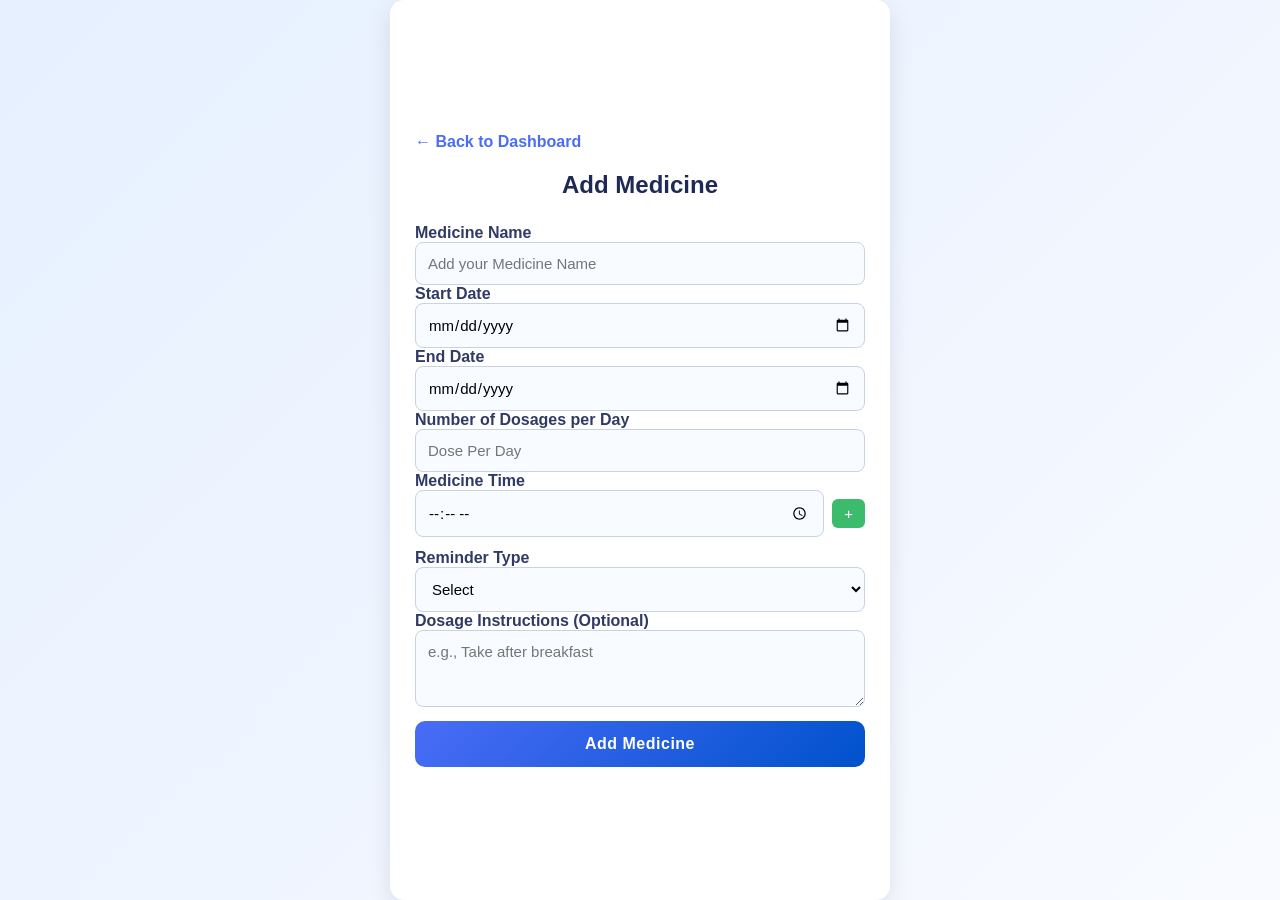
<file: AddMedicine.html>
<!doctype html>
<html lang="en">
  <head>
    <meta charset="UTF-8" />
    <title>Add Medicine - HealSync</title>
    <link rel="stylesheet" href="css/styles.css" />
  </head>
  <body class="add-medicine-page">
    <div class="container">
      <a href="dashboard" class="back-link">← Back to Dashboard</a>
      <h2>Add Medicine</h2>
      <form action="AddMedicine" method="post">
        <label for="medicineName">Medicine Name</label>
        <input
          type="text"
          id="medicineName"
          name="medicineName"
          placeholder="Add your Medicine Name"
        />

        <label for="startDate">Start Date</label>
        <input type="date" id="startDate" name="startDate" required />

        <label for="endDate">End Date</label>
        <input type="date" id="endDate" name="endDate" required />

        <label for="dosageCount">Number of Dosages per Day</label>
        <input
          type="number"
          id="dosageCount"
          name="dosageCount"
          placeholder="Dose Per Day"
          min="1"
          max="6"
          required
        />

        <label>Medicine Time</label>
        <div id="timeFields">
          <div class="time-field">
            <input type="time" name="time[]" required />
            <button type="button" class="add-btn" onclick="addTimeField()">
              +
            </button>
          </div>
        </div>

        <label for="reminderType">Reminder Type</label>
        <select id="reminderType" name="reminderType" required>
          <option value="">Select</option>
          <option value="Notification">Notification</option>
        </select>

        <label for="dosageInstructions">Dosage Instructions (Optional)</label>
        <textarea
          id="dosageInstructions"
          name="dosageInstructions"
          rows="3"
          placeholder="e.g., Take after breakfast"
        ></textarea>

        <button type="submit">Add Medicine</button>
      </form>
    </div>

    <script>
      // ✅ Add time field function with max limit
      function addTimeField() {
        const container = document.getElementById("timeFields");
        const existingFields = container.querySelectorAll(
          'input[name="time[]"]',
        ).length;

        if (existingFields >= 6) {
          alert("Maximum 6 time slots allowed.");
          return;
        }

        const div = document.createElement("div");
        div.className = "time-field";
        div.innerHTML = `<input type="time" name="time[]" required>
                     <button type="button" class="remove-btn" onclick="removeTimeField(this)">&#10006;</button>`;
        container.appendChild(div);
      }

      function removeTimeField(button) {
        button.parentNode.remove();
      }

      // ✅ Generate time slots automatically based on dosage count
      document
        .getElementById("dosageCount")
        .addEventListener("input", function () {
          let count = parseInt(this.value) || 0;

          if (count > 6) {
            count = 6;
            this.value = 6;
            alert("Maximum allowed dosage count is 6.");
          }

          const container = document.getElementById("timeFields");
          container.innerHTML = ""; // clear old fields

          for (let i = 1; i < count; i++) {
            const div = document.createElement("div");
            div.className = "time-field";
            div.innerHTML = `<input type="time" name="time[]" required>
                       <button type="button" class="remove-btn" onclick="removeTimeField(this)">&#10006;</button>`;
            container.appendChild(div);
          }

          // ✅ Always include one "Add" button at the end
          const addDiv = document.createElement("div");
          addDiv.className = "time-field";
          addDiv.innerHTML = `<input type="time" name="time[]" required>
                        <button type="button" class="add-btn" onclick="addTimeField()">+</button>`;
          container.appendChild(addDiv);
        });
      // ✅ Date validations (unchanged)
      const today = new Date();
      const yyyy = today.getFullYear();
      const mm = String(today.getMonth() + 1).padStart(2, "0");
      const dd = String(today.getDate()).padStart(2, "0");
      const formattedToday = `${yyyy}-${mm}-${dd}`;

      const startDateInput = document.getElementById("startDate");
      const endDateInput = document.getElementById("endDate");

      startDateInput.setAttribute("min", formattedToday);
      endDateInput.setAttribute("min", formattedToday);

      document
        .querySelector("form")
        .addEventListener("submit", function (event) {
          const startDate = startDateInput.value;
          const endDate = endDateInput.value;

          if (startDate < formattedToday) {
            alert("Start Date cannot be before today.");
            startDateInput.focus();
            event.preventDefault();
            return;
          }

          if (endDate < startDate) {
            alert("End Date cannot be before Start Date.");
            endDateInput.focus();
            event.preventDefault();
            return;
          }
        });
    </script>
  </body>
</html>
</file>
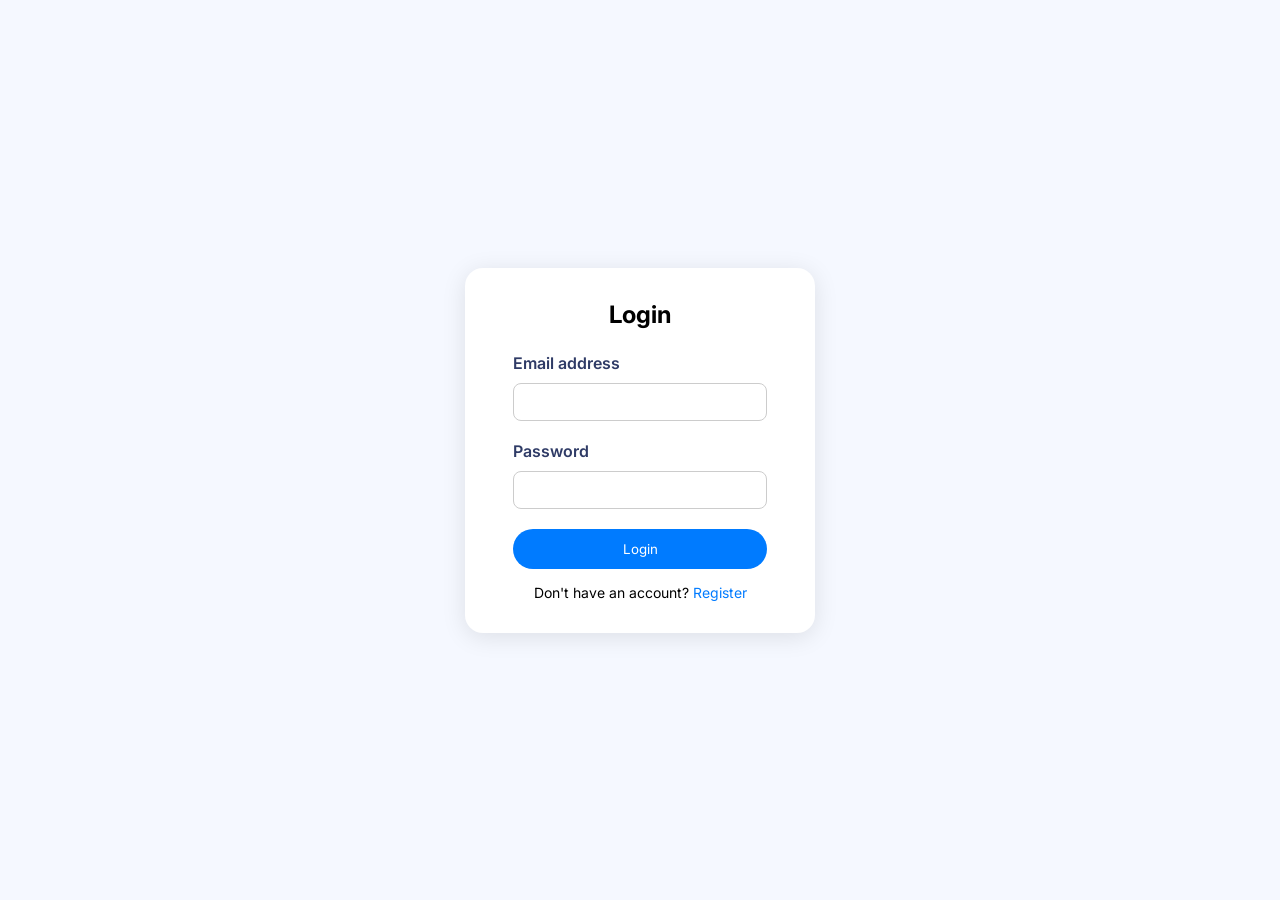
<file: login.html>
<!doctype html>
<html lang="en">
  <head>
    <meta charset="UTF-8" />
    <meta name="viewport" content="width=device-width, initial-scale=1.0" />
    <title>Login - HealSync</title>
    <link
      href="https://fonts.googleapis.com/css2?family=Inter:wght@500;600&display=swap"
      rel="stylesheet"
    />
    <link rel="stylesheet" href="css/styles.css" />
  </head>
  <body class="login-page">
    <div class="container">
      <h2>Login</h2>
      <form action="login" method="post">
        <label>Email address</label>
        <input type="email" name="email" required />

        <label>Password</label>
        <input type="password" name="password" required />

        <button class="btn" type="submit">Login</button>

        <div class="footer">
          Don't have an account? <a href="register.html">Register</a>
        </div>
      </form>
    </div>
  </body>
</html>
</file>
<file: css/styles.css>
/* ==========================================
   HEALSYNC - Main Stylesheet
   Organized & Cleaned for Easy Maintenance
   ========================================== */

/* ========== RESET & GLOBAL ========== */
* {
  margin: 0;
  padding: 0;
  box-sizing: border-box;
  font-family: "Inter", sans-serif;
  transition: all 0.2s ease-in-out;
}

/* ========== HTML & BODY ========== */
html,
body {
  height: 100%;
  margin: 0;
  padding: 0;
}

body {
  background: #f5f7fa;
  min-height: 100vh;
  display: flex;
  flex-direction: column;
}

main {
  flex: 1;
}

footer {
  margin-top: auto;
}

/* ========== HEADER ========== */
header {
  background: white;
  color: black;
  text-align: center;
  padding: 0.75rem;
}

header img {
  width: 200px;
  height: auto;
}

header p {
  margin-top: 0;
  margin-bottom: 10px;
}

/* ========== PAGE-SPECIFIC BACKGROUNDS & LAYOUTS ========== */
/* Register page watermark */
body.register-page::before {
  content: "";
  position: fixed;
  top: 0;
  left: 0;
  width: 100%;
  height: 100%;
  background-image: url("images/healsync_logo.png");
  background-repeat: no-repeat;
  background-position: center;
  background-size: 300px;
  opacity: 0.05;
  z-index: 0;
  pointer-events: none;
}

body.register-page {
  background-color: #f5f7fa;
  position: relative;
}

/* Login page layout */
body.login-page {
  background: #f5f8ff;
  display: flex;
  align-items: center;
  justify-content: center;
  height: 100vh;
}

/* Add Medicine page layout */
body.add-medicine-page {
  font-family: "Poppins", "Segoe UI", sans-serif;
  background: linear-gradient(135deg, #e6f0ff, #f8faff);
  margin: 0;
  padding: 0;
  display: flex;
  justify-content: center;
  align-items: center;
  min-height: 100vh;
  overflow: hidden;
}

/* Dose History page layout */
body.dosehistory-page {
  font-family: "Poppins", sans-serif;
  background: #f5f7fa;
  margin: 0;
  padding: 40px 20px;
}

/* My Medicines page layout */
body.my-medicines-page {
  font-family: Arial;
  background: #f9f9f9;
  padding: 20px;
}

/* Dashboard layout */
body.dashboard-page {
  display: flex;
  height: 100vh;
  background: #f5f7fa;
}

body.dashboard-page .container {
  all: unset;
  width: auto;
  background: auto;
  padding: auto;
  border-radius: auto;
  box-shadow: none;
  margin-top: auto;
}

/* ========== CONTAINERS ========== */
.container {
  background: white;
  padding: 2rem 3rem;
  border-radius: 18px;
  box-shadow: 0 4px 24px rgba(0, 0, 0, 0.1);
  width: 350px;
}

body.add-medicine-page .container {
  width: 90%;
  max-width: 500px;
  background: #ffffff;
  margin: 0;
  height: 100vh;
  padding: 30px 25px;
  border-radius: 14px;
  box-shadow: 0 8px 25px rgba(0, 0, 0, 0.1);
  animation: fadeIn 0.5s ease-in-out;
  display: flex;
  flex-direction: column;
  justify-content: center;
}

/* Register form styling */
.register-form {
  position: relative;
  z-index: 1;
  max-width: 400px;
  margin: 60px auto;
  background: #fff;
  padding: 30px;
  border-radius: 16px;
  box-shadow: 0 4px 12px rgba(0, 0, 0, 0.1);
}

/* ========== HEADINGS ========== */
h2 {
  text-align: center;
  margin-bottom: 10px;
}

.container h2 {
  text-align: center;
  margin-bottom: 1.5rem;
}

body.add-medicine-page h2 {
  text-align: center;
  color: #1e2a55;
  margin-bottom: 25px;
  font-weight: 600;
}

.form-title {
  font-size: 24px;
  font-weight: bold;
  text-align: center;
  margin-bottom: 20px;
}

.main .header {
  font-size: 24px;
  font-weight: 600;
  margin-bottom: 30px;
}

/* ========== SIDEBAR & NAVIGATION ========== */
.sidebar {
  width: 250px;
  background: #313a46;
  color: #fff;
  display: flex;
  flex-direction: column;
  padding: 20px;
  position: fixed;
  height: 100vh;
}

.logo {
  font-size: 24px;
  font-weight: bold;
  margin-bottom: 40px;
  display: flex;
  align-items: center;
  gap: 10px;
}

.logo svg {
  width: 28px;
  height: 28px;
}

.nav {
  display: flex;
  flex-direction: column;
}

.nav a {
  color: #ddd;
  text-decoration: none;
  padding: 10px 0;
  transition: 0.3s;
  display: block;
}

.nav a:hover {
  color: #00c6ad;
}

/* ========== MAIN CONTENT AREA ========== */
.main {
  flex: 1;
  padding: 30px;
  margin-left: 250px;
}

/* ========== FORMS & INPUTS ========== */
label {
  display: block;
  margin: 12px 0 6px;
  font-weight: 600;
  color: #2f3b66;
}

.container label {
  margin: 0;
}

.form-label {
  font-weight: 500;
}

.container input[type="email"],
.container input[type="password"] {
  width: 100%;
  padding: 10px;
  margin: 10px 0 20px;
  border: 1px solid #ccc;
  border-radius: 8px;
  outline: none;
  transition: 0.3s ease;
}

input[type="email"]:focus,
input[type="password"]:focus {
  border-color: #007bff;
}

/* Add Medicine inputs */
body.add-medicine-page input,
body.add-medicine-page select,
body.add-medicine-page textarea {
  width: 100%;
  padding: 12px;
  border-radius: 8px;
  border: 1px solid #c9d3e0;
  background: #f8fbff;
  outline: none;
  font-size: 15px;
}

body.add-medicine-page input:focus,
body.add-medicine-page select:focus,
body.add-medicine-page textarea:focus {
  border-color: #4a6cf7;
  background: #ffffff;
  box-shadow: 0 0 5px rgba(74, 108, 247, 0.2);
}

/* My medicines table */
table {
  width: 100%;
  border-collapse: collapse;
  margin-top: 20px;
}

table th,
table td {
  padding: 12px;
  border: 1px solid #ccc;
  text-align: center;
}

table th {
  background-color: #4caf50;
  color: white;
}

/* Time field layout */
.time-field {
  display: flex;
  align-items: center;
  margin-bottom: 12px;
}

.time-field input[type="time"] {
  flex: 1;
  background: #f8fbff;
}

/* Form controls for Bootstrap integration */
.form-control {
  border-radius: 10px;
}

.form-control:focus {
  box-shadow: 0 0 0 0.2rem rgba(13, 110, 253, 0.25);
}

.mb-3 {
  font-weight: 500;
}

/* ========== BUTTONS & INTERACTIVE ELEMENTS ========== */
button {
  font-family: inherit;
  cursor: pointer;
}

.btn {
  display: inline-block;
  width: auto;
  background: #007bff;
  color: white;
  border: none;
  padding: 12px 20px;
  border-radius: 24px;
  cursor: pointer;
}

.container .btn {
  width: 100%;
}

.btn:hover {
  background: #0056d2;
}

/* Submit button styling */
body.add-medicine-page button[type="submit"] {
  background: linear-gradient(135deg, #4a6cf7, #0052cc);
  color: white;
  padding: 14px;
  width: 100%;
  border: none;
  border-radius: 10px;
  font-weight: 600;
  font-size: 16px;
  cursor: pointer;
  margin-top: 10px;
  letter-spacing: 0.5px;
}

body.add-medicine-page button[type="submit"]:hover {
  transform: translateY(-1px);
  box-shadow: 0 4px 15px rgba(74, 108, 247, 0.3);
}

/* Add/Remove buttons */
.add-btn,
.remove-btn {
  border: none;
  padding: 6px 12px;
  font-size: 15px;
  border-radius: 6px;
  cursor: pointer;
  margin-left: 8px;
  font-weight: 500;
  transition: 0.2s;
}

.add-btn {
  background-color: #3dbb6d;
  color: #fff;
}

.add-btn:hover {
  background-color: #35a35e;
  transform: scale(1.05);
}

.remove-btn {
  background-color: #ff4d4f;
  color: white;
}

.remove-btn:hover {
  background-color: #d9363e;
  transform: scale(1.05);
}

/* Dashboard buttons */
.btn-taken {
  background: #28a745;
  color: #fff;
  padding: 8px 14px;
  border: none;
  border-radius: 6px;
  cursor: pointer;
  font-size: 15px;
  margin-left: 10px;
}

.btn-skip {
  background: #dc3545;
  color: #fff;
  padding: 8px 14px;
  border: none;
  border-radius: 6px;
  cursor: pointer;
  font-size: 15px;
  margin-left: 10px;
}

/* Custom buttons */
.btn-custom {
  display: inline-block;
  padding: 10px 18px;
  background: #0078ff;
  color: white;
  border-radius: 8px;
  text-decoration: none;
  font-weight: 500;
}

.btn-custom:hover {
  background: #005fcc;
}

/* Back links */
.back-link {
  display: inline-block;
  margin-bottom: 20px;
  color: #4a6cf7;
  text-decoration: none;
  font-weight: 600;
  transition: color 0.3s ease;
}

.back-link:hover {
  color: #003d99;
  text-decoration: underline;
}

.back-btn {
  display: block;
  text-align: center;
  margin: 30px auto;
  width: fit-content;
  padding: 10px 20px;
  background: #0078ff;
  color: white;
  border-radius: 8px;
  text-decoration: none;
  font-weight: 500;
}

.back-btn:hover {
  background: #005fcc;
}

/* Footer styling */
.footer {
  margin-top: 15px;
  text-align: center;
  font-size: 14px;
}

.footer a {
  color: #007bff;
  text-decoration: none;
}

.footer a:hover {
  text-decoration: underline;
}

/* ========== CARDS & GRID ========== */
.card {
  background: #ffffff;
  border-radius: 16px;
  box-shadow: 0 4px 12px rgba(0, 0, 0, 0.1);
  padding: 20px;
  text-align: center;
  transition: all 0.3s ease;
}

.card:hover {
  transform: translateY(-5px);
}

.cards {
  display: grid;
  grid-template-columns: repeat(auto-fit, minmax(250px, 1fr));
  gap: 20px;
}

.card h3 {
  margin-bottom: 10px;
  font-size: 18px;
  color: #333;
}

.card p {
  color: #555;
  font-size: 14px;
}

.card-link {
  text-decoration: none;
  color: inherit;
  display: block;
}

.card-link:hover .card {
  transform: translateY(-5px);
  box-shadow: 0 10px 20px rgba(0, 0, 0, 0.15);
}

/* Dose history cards */
.dose-container {
  max-width: 900px;
  margin: auto;
  display: grid;
  grid-template-columns: repeat(auto-fill, minmax(250px, 1fr));
  gap: 20px;
}

.dose-card {
  background: white;
  padding: 20px;
  border-radius: 12px;
  box-shadow: 0 4px 12px rgba(0, 0, 0, 0.1);
  transition: transform 0.2s;
}

.dose-card:hover {
  transform: translateY(-5px);
}

.dose-name {
  font-weight: 600;
  font-size: 1.1rem;
  margin-bottom: 8px;
}

.dose-info {
  font-size: 0.95rem;
  margin-bottom: 4px;
}

/* ========== MEDICINE REMINDERS & LISTS ========== */
.medicine-reminders {
  margin-top: 40px;
  background: #fff;
  padding: 20px;
  border-radius: 12px;
  box-shadow: 0 4px 10px rgba(0, 0, 0, 0.06);
}

.medicine-reminders h3 {
  margin-bottom: 10px;
  font-size: 18px;
}

#medicine-list {
  list-style: none;
  padding: 0;
  margin: 0;
}

#medicine-list li {
  margin-bottom: 6px;
  font-size: 15px;
}

.missed-doses {
  margin-top: 40px;
  background: #fff;
  padding: 20px;
  border-radius: 12px;
  box-shadow: 0 4px 10px rgba(0, 0, 0, 0.06);
}

.missed-doses h3 {
  margin-bottom: 10px;
  font-size: 18px;
  color: #c00;
}

.missed-doses ul {
  list-style: none;
  padding: 0;
  margin: 0;
}

.missed-doses li {
  margin-bottom: 6px;
  font-size: 15px;
}

/* ========== STATUS STYLING ========== */
.status-taken {
  color: green;
  font-weight: bold;
}

.status-skipped {
  color: red;
  font-weight: bold;
}

.status-missed {
  color: rgb(26, 33, 230);
  font-weight: bold;
}

.status {
  font-weight: 600;
  padding: 4px 8px;
  border-radius: 6px;
  display: inline-block;
  color: white;
}

.status.taken {
  background: #2ecc71;
}

.status.missed {
  background: #e74c3c;
}

.status.skipped {
  background: #f39c12;
}

/* ========== ANIMATIONS ========== */
@keyframes fadeIn {
  from {
    opacity: 0;
    transform: translateY(10px);
  }
  to {
    opacity: 1;
    transform: translateY(0);
  }
}

/* ========== RESPONSIVE DESIGN ========== */
@media (max-width: 500px) {
  body.my-medicines-page {
    padding: 20px 10px;
  }

  .dose-container {
    grid-template-columns: 1fr;
  }

  body.dosehistory-page {
    padding: 20px 10px;
  }
}

@media (max-width: 480px) {
  body.add-medicine-page .container {
    margin: 30px 10px;
    padding: 25px 20px;
  }

  body.add-medicine-page h2 {
    font-size: 20px;
  }

  body.add-medicine-page button[type="submit"] {
    font-size: 15px;
    padding: 12px;
  }
}
</file>
